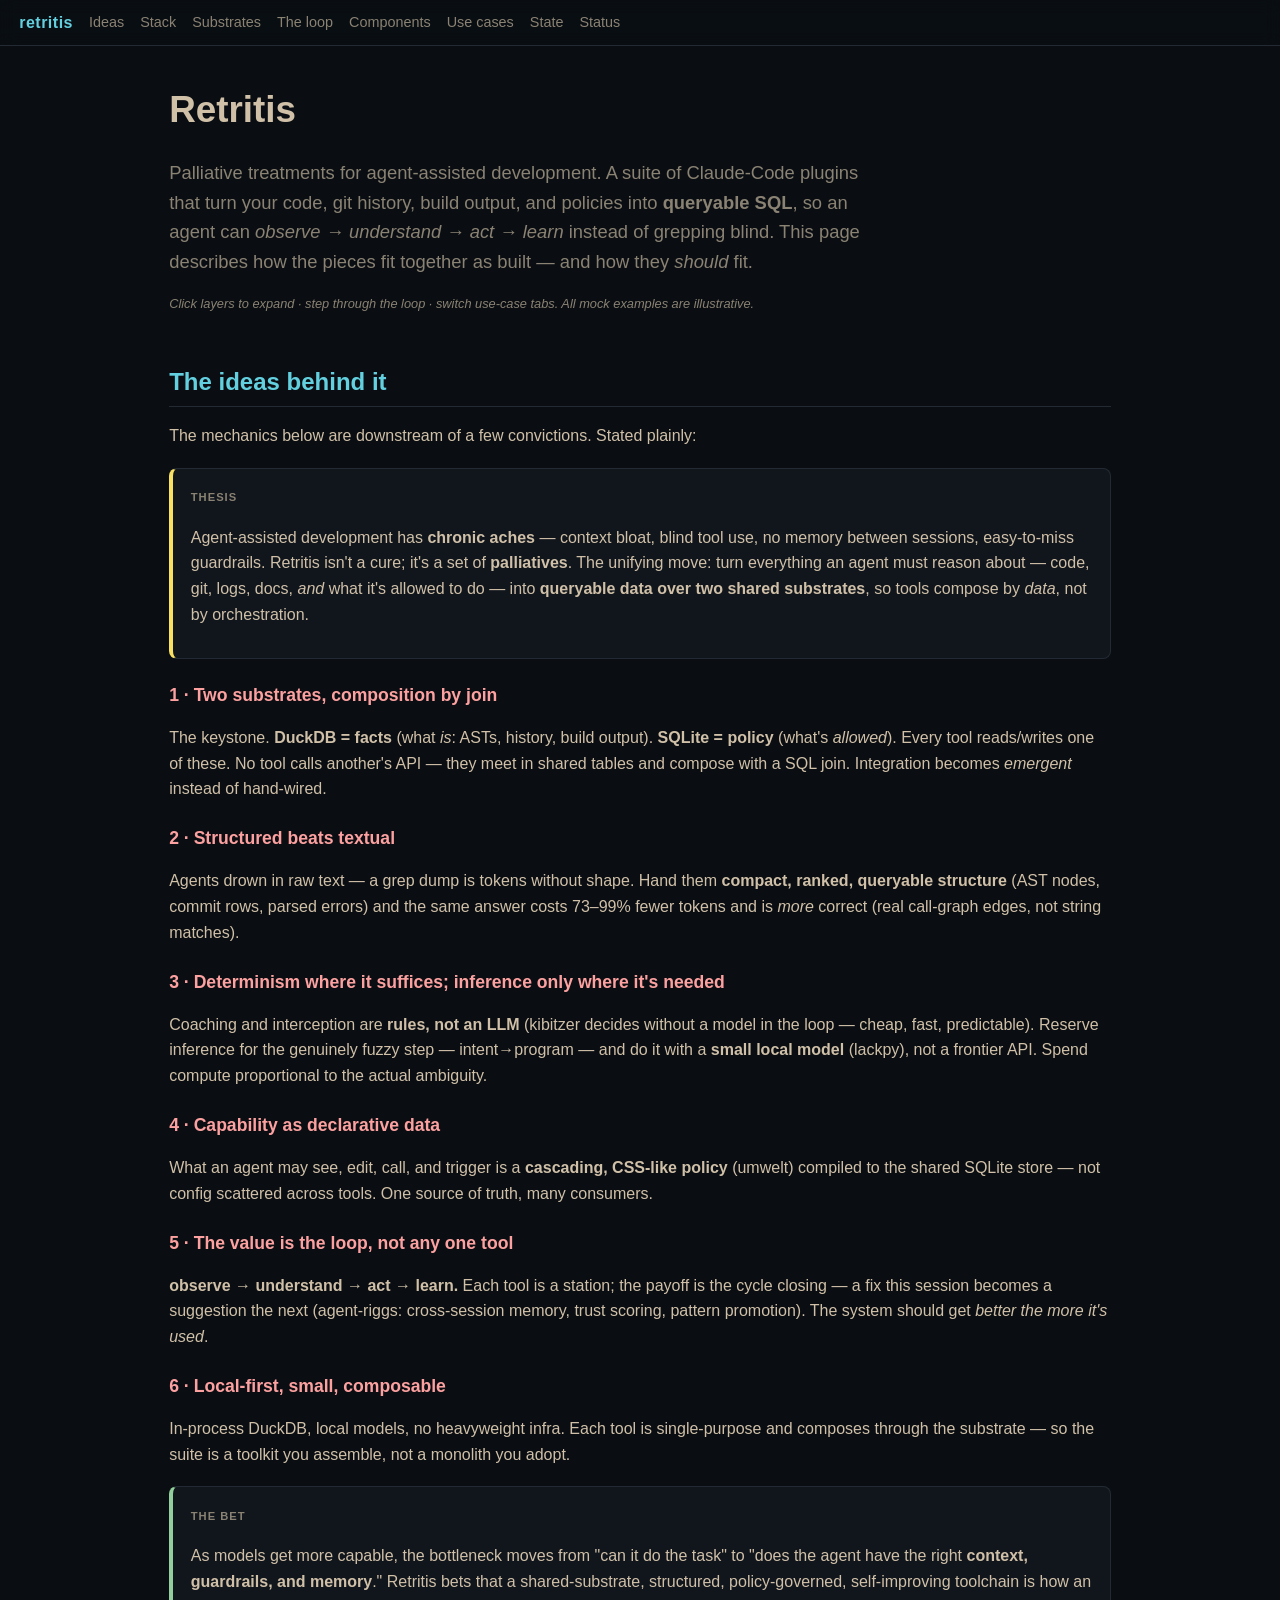
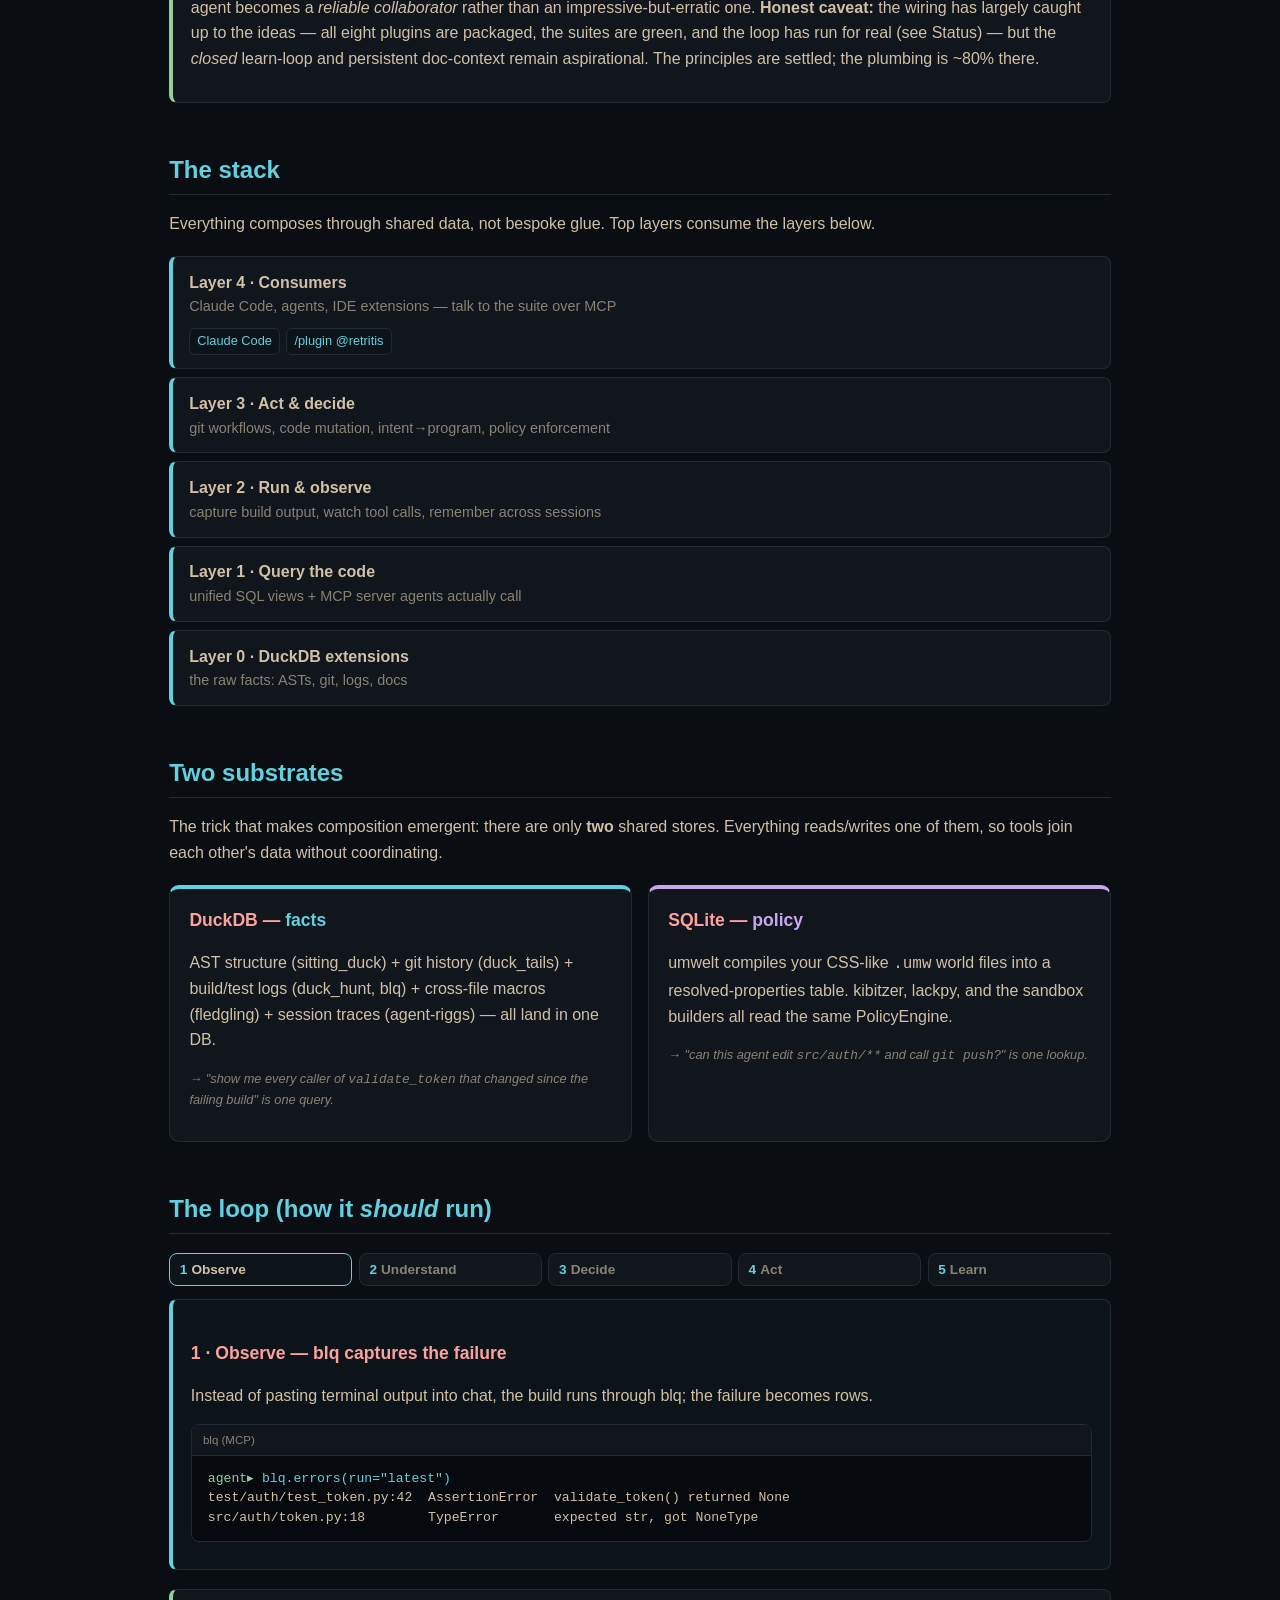
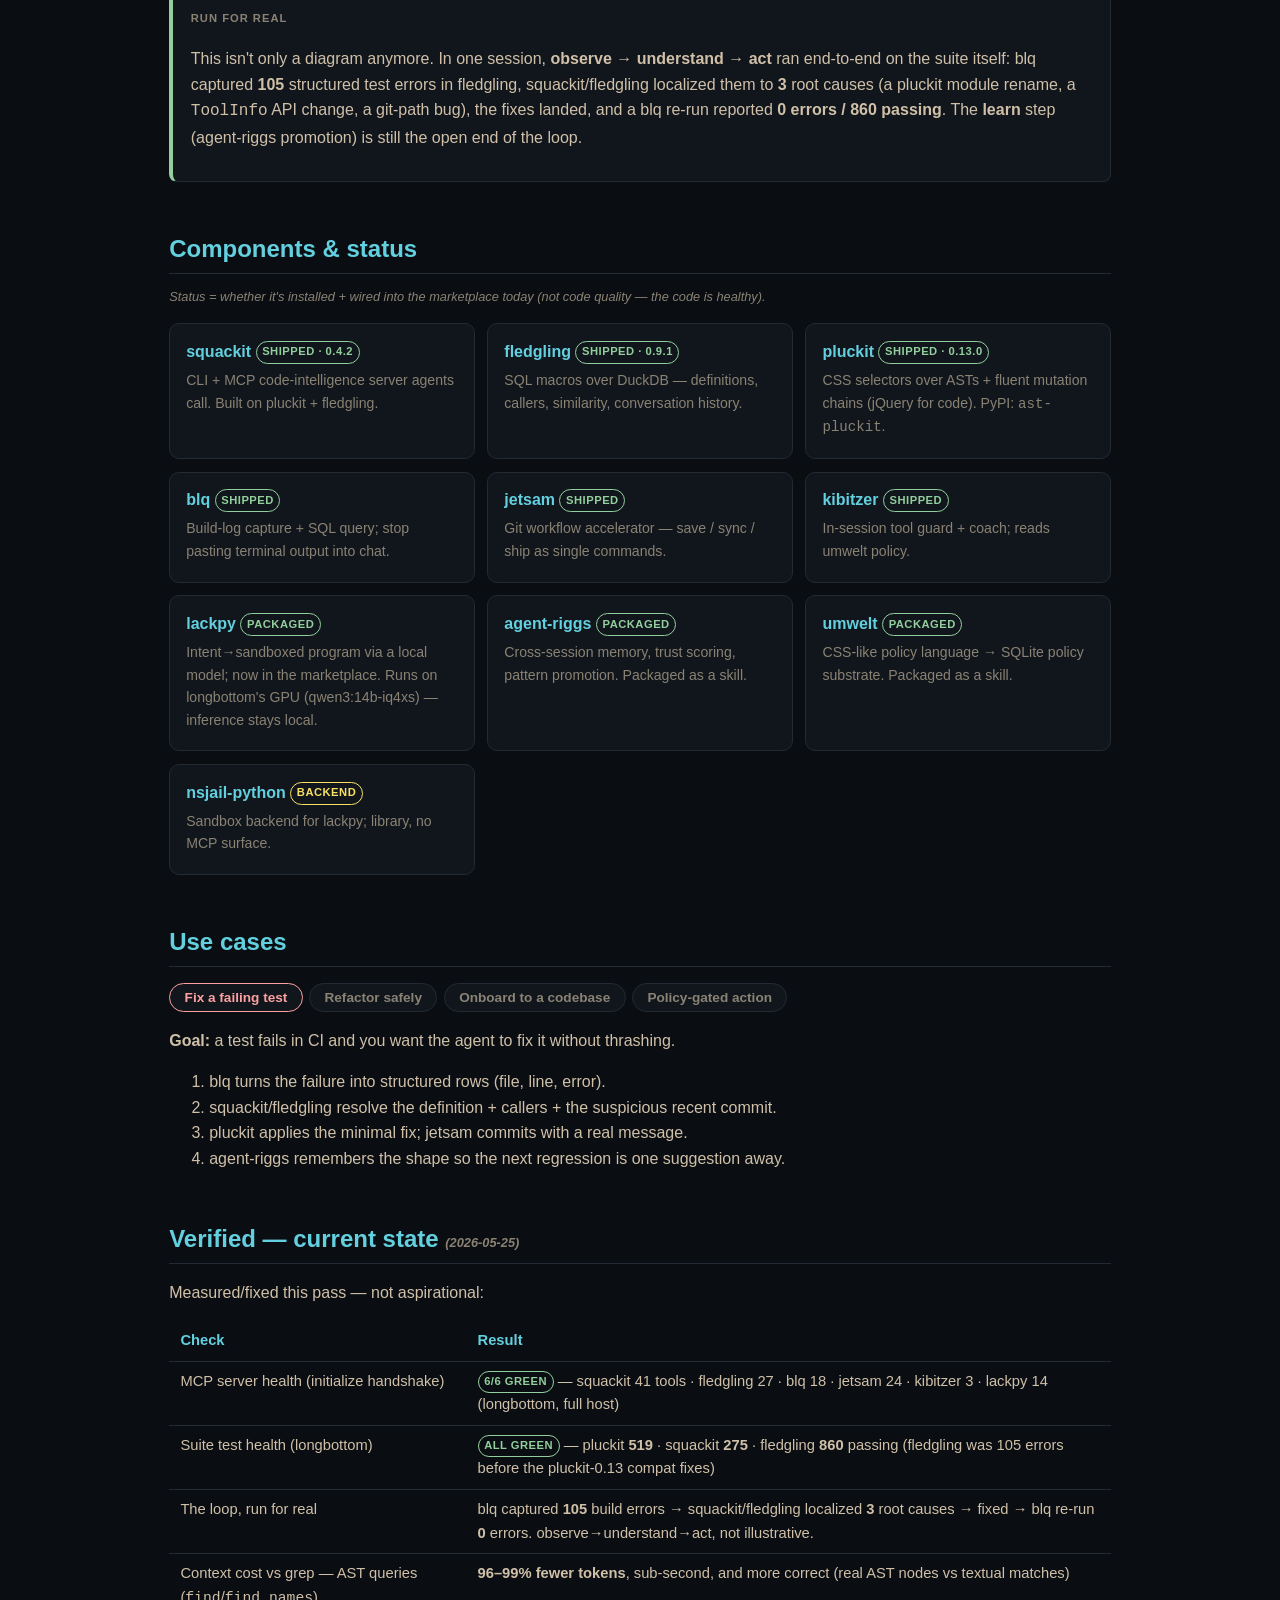
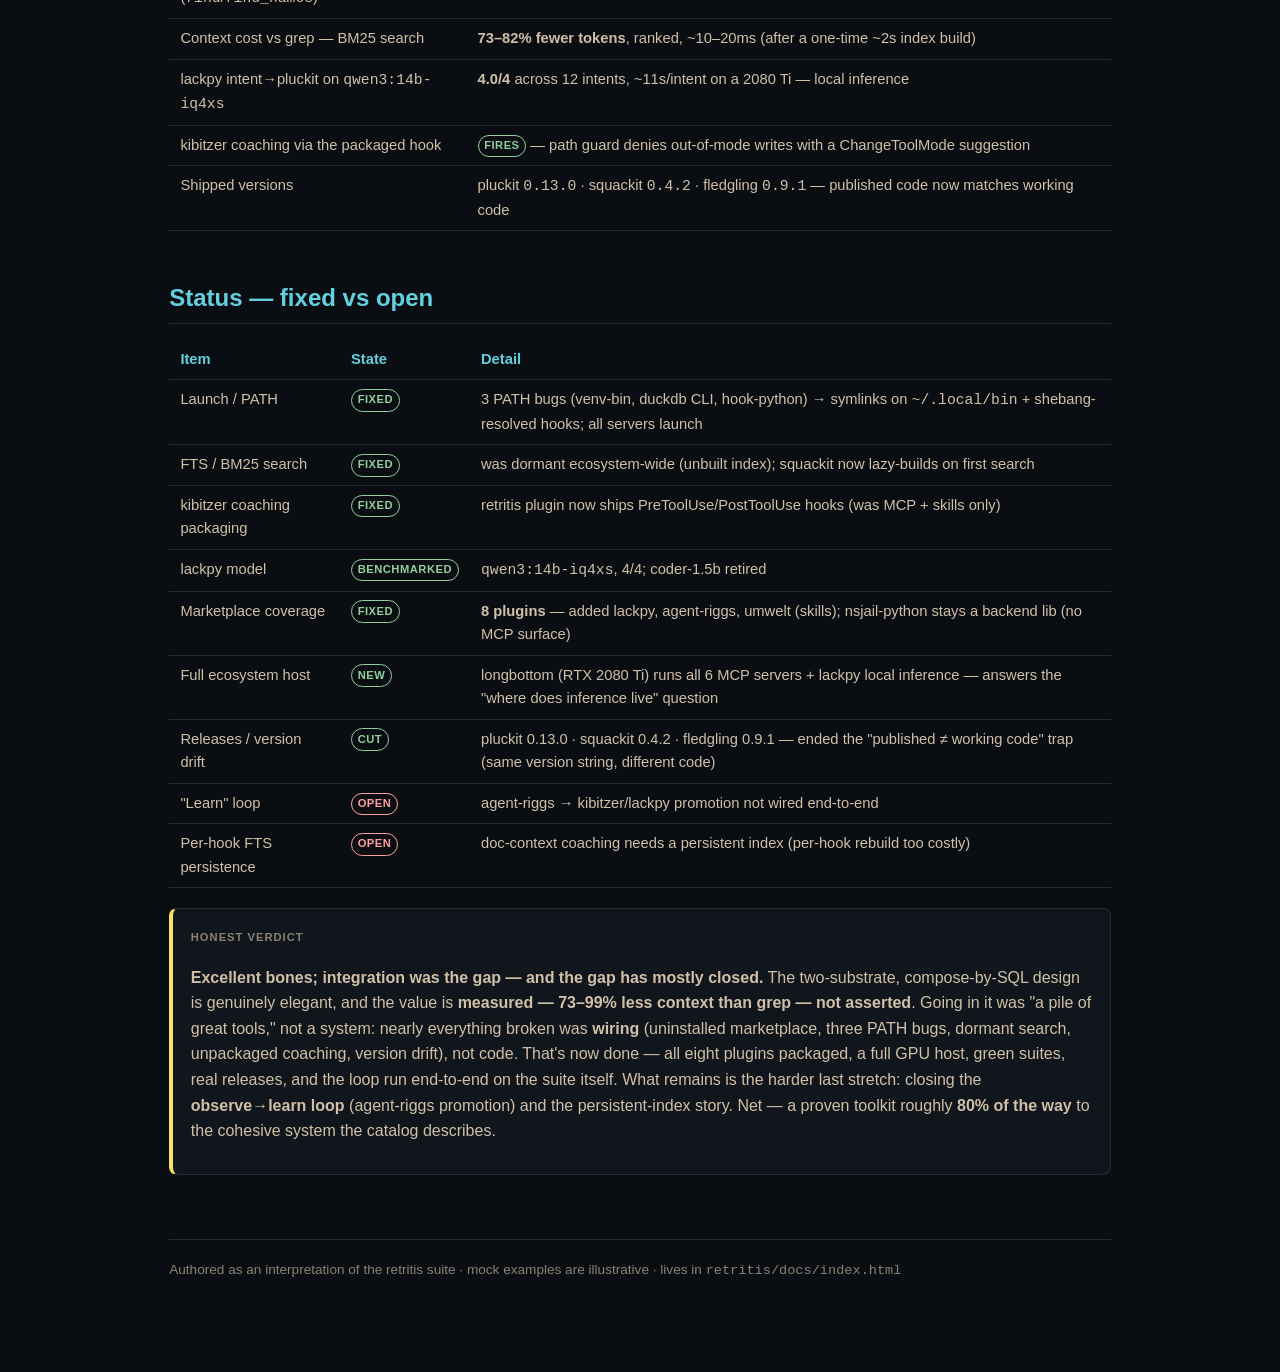
<file: docs/index.html>
<!DOCTYPE html>
<html lang="en">
<head>
<meta charset="utf-8">
<meta name="viewport" content="width=device-width, initial-scale=1">
<title>Retritis — how the suite works together</title>
<style>
:root{
  --bg:#0a0e13; --bg2:#11161d; --bg3:#0d1419; --fg:#d0c0a8; --dim:#8a8273;
  --border:#232a33; --cyan:#63D0DF; --coral:#FDA1A0; --sky:#A1C0EB;
  --green:#92CF9C; --yellow:#F7E062; --purple:#c9a6f0;
}
*{box-sizing:border-box}
html{scroll-behavior:smooth}
body{margin:0;background:var(--bg);color:var(--fg);
  font:16px/1.6 -apple-system,"Segoe UI",Roboto,sans-serif;-webkit-font-smoothing:antialiased}
a{color:var(--sky)}
code,.mono{font-family:"JetBrains Mono","Fira Code",ui-monospace,Menlo,monospace}
nav{position:sticky;top:0;z-index:20;background:rgba(10,14,19,.93);backdrop-filter:blur(8px);
  border-bottom:1px solid var(--border);padding:.6rem 1.2rem;display:flex;gap:1rem;flex-wrap:wrap;align-items:center}
nav .brand{font-weight:800;color:var(--cyan);letter-spacing:.5px}
nav a{color:var(--dim);text-decoration:none;font-size:.9rem}
nav a:hover{color:var(--fg)}
main{max-width:980px;margin:0 auto;padding:2rem 1.2rem 6rem}
h1{font-size:2.3rem;margin:.2rem 0}
h2{font-size:1.5rem;color:var(--cyan);margin:3rem 0 .6rem;border-bottom:1px solid var(--border);padding-bottom:.3rem}
h3{font-size:1.1rem;color:var(--coral);margin:1.4rem 0 .4rem}
.lede{color:var(--dim);font-size:1.15rem;max-width:70ch}
.pill{display:inline-block;font-size:.7rem;font-weight:700;letter-spacing:.5px;text-transform:uppercase;
  padding:.12em .5em;border-radius:999px;border:1px solid var(--border);vertical-align:middle}
.ok{color:var(--green);border-color:var(--green)}
.partial{color:var(--yellow);border-color:var(--yellow)}
.missing{color:var(--coral);border-color:var(--coral)}

/* layer stack */
.stack{display:flex;flex-direction:column;gap:.5rem;margin:1.2rem 0}
.layer{background:var(--bg2);border:1px solid var(--border);border-left:4px solid var(--cyan);
  border-radius:8px;padding:.8rem 1rem;cursor:pointer;transition:.15s}
.layer:hover{border-left-color:var(--coral);transform:translateX(3px)}
.layer .lt{font-weight:700;color:var(--fg)}
.layer .ld{color:var(--dim);font-size:.9rem}
.layer .members{display:none;margin-top:.6rem;flex-wrap:wrap;gap:.4rem}
.layer.open .members{display:flex}
.chip{font-size:.8rem;background:var(--bg3);border:1px solid var(--border);border-radius:6px;padding:.2em .55em;color:var(--cyan)}

/* substrates */
.subs{display:grid;grid-template-columns:1fr 1fr;gap:1rem;margin:1.2rem 0}
.sub{background:var(--bg2);border:1px solid var(--border);border-radius:10px;padding:1.1rem 1.2rem}
.sub.facts{border-top:4px solid var(--cyan)}
.sub.policy{border-top:4px solid var(--purple)}
.sub h3{margin-top:0}

/* stepper */
.stepper{margin:1.2rem 0}
.steps{display:flex;gap:.4rem;flex-wrap:wrap;margin-bottom:.8rem}
.step-btn{flex:1;min-width:130px;background:var(--bg2);border:1px solid var(--border);color:var(--dim);
  border-radius:8px;padding:.5rem .6rem;cursor:pointer;font-size:.85rem;font-weight:600;text-align:left}
.step-btn .n{color:var(--cyan);font-weight:800;margin-right:.3em}
.step-btn.active{border-color:var(--cyan);color:var(--fg);background:var(--bg3)}
.step-panel{display:none;background:var(--bg3);border:1px solid var(--border);border-left:4px solid var(--cyan);
  border-radius:8px;padding:1rem 1.1rem}
.step-panel.active{display:block}

/* terminal mock */
.term{background:#06090d;border:1px solid var(--border);border-radius:8px;overflow:hidden;margin:.7rem 0;font-size:.82rem}
.term .bar{background:var(--bg2);padding:.35rem .7rem;border-bottom:1px solid var(--border);color:var(--dim);font-size:.72rem}
.term pre{margin:0;padding:.8rem 1rem;overflow-x:auto;line-height:1.5;white-space:pre-wrap}
.term .pr{color:var(--green)}
.term .tool{color:var(--cyan)}
.term .cmt{color:var(--dim);font-style:italic}
.term .out{color:var(--fg)}
.term .warn{color:var(--yellow)}

/* tabs */
.tabs{display:flex;gap:.4rem;flex-wrap:wrap;margin:1rem 0 .6rem}
.tab{background:var(--bg2);border:1px solid var(--border);color:var(--dim);border-radius:999px;
  padding:.35rem .9rem;cursor:pointer;font-size:.85rem;font-weight:600}
.tab.active{border-color:var(--coral);color:var(--coral)}
.tabpanel{display:none}
.tabpanel.active{display:block}

/* cards */
.cards{display:grid;grid-template-columns:repeat(auto-fill,minmax(250px,1fr));gap:.8rem;margin:1rem 0}
.card{background:var(--bg2);border:1px solid var(--border);border-radius:10px;padding:.9rem 1rem}
.card .nm{font-weight:700;color:var(--cyan)}
.card .ds{color:var(--dim);font-size:.88rem;margin:.3rem 0}

table{border-collapse:collapse;width:100%;margin:1rem 0;font-size:.92rem}
th,td{text-align:left;padding:.5rem .7rem;border-bottom:1px solid var(--border);vertical-align:top}
th{color:var(--cyan)}
.callout{background:var(--bg2);border:1px solid var(--border);border-left:4px solid var(--yellow);
  border-radius:8px;padding:.9rem 1.1rem;margin:1.2rem 0}
.callout.tip{border-left-color:var(--green)}
.callout .lbl{font-weight:800;text-transform:uppercase;font-size:.7rem;letter-spacing:1px;color:var(--dim)}
footer{color:var(--dim);font-size:.85rem;margin-top:4rem;border-top:1px solid var(--border);padding-top:1.2rem}
.hint{font-size:.8rem;color:var(--dim);font-style:italic}
</style>
</head>
<body>
<nav>
  <span class="brand">retritis</span>
  <a href="#ideas">Ideas</a>
  <a href="#stack">Stack</a>
  <a href="#substrates">Substrates</a>
  <a href="#loop">The loop</a>
  <a href="#components">Components</a>
  <a href="#usecases">Use cases</a>
  <a href="#state">State</a>
  <a href="#status">Status</a>
</nav>
<main>
  <h1>Retritis</h1>
  <p class="lede">Palliative treatments for agent-assisted development. A suite of Claude-Code
  plugins that turn your code, git history, build output, and policies into <b>queryable SQL</b>,
  so an agent can <i>observe → understand → act → learn</i> instead of grepping blind.
  This page describes how the pieces fit together as built — and how they <i>should</i> fit.</p>
  <p class="hint">Click layers to expand · step through the loop · switch use-case tabs. All mock examples are illustrative.</p>

  <h2 id="ideas">The ideas behind it</h2>
  <p>The mechanics below are downstream of a few convictions. Stated plainly:</p>

  <div class="callout"><span class="lbl">Thesis</span>
  <p>Agent-assisted development has <b>chronic aches</b> — context bloat, blind tool use, no memory between
  sessions, easy-to-miss guardrails. Retritis isn't a cure; it's a set of <b>palliatives</b>. The unifying move:
  turn everything an agent must reason about — code, git, logs, docs, <i>and</i> what it's allowed to do — into
  <b>queryable data over two shared substrates</b>, so tools compose by <i>data</i>, not by orchestration.</p></div>

  <h3>1 · Two substrates, composition by join</h3>
  <p>The keystone. <b>DuckDB = facts</b> (what <i>is</i>: ASTs, history, build output). <b>SQLite = policy</b>
  (what's <i>allowed</i>). Every tool reads/writes one of these. No tool calls another's API — they meet in shared
  tables and compose with a SQL join. Integration becomes <i>emergent</i> instead of hand-wired.</p>

  <h3>2 · Structured beats textual</h3>
  <p>Agents drown in raw text — a grep dump is tokens without shape. Hand them <b>compact, ranked, queryable
  structure</b> (AST nodes, commit rows, parsed errors) and the same answer costs 73–99% fewer tokens and is
  <i>more</i> correct (real call-graph edges, not string matches).</p>

  <h3>3 · Determinism where it suffices; inference only where it's needed</h3>
  <p>Coaching and interception are <b>rules, not an LLM</b> (kibitzer decides without a model in the loop —
  cheap, fast, predictable). Reserve inference for the genuinely fuzzy step — intent→program — and do it with a
  <b>small local model</b> (lackpy), not a frontier API. Spend compute proportional to the actual ambiguity.</p>

  <h3>4 · Capability as declarative data</h3>
  <p>What an agent may see, edit, call, and trigger is a <b>cascading, CSS-like policy</b> (umwelt) compiled to the
  shared SQLite store — not config scattered across tools. One source of truth, many consumers.</p>

  <h3>5 · The value is the loop, not any one tool</h3>
  <p><b>observe → understand → act → learn.</b> Each tool is a station; the payoff is the cycle closing — a fix
  this session becomes a suggestion the next (agent-riggs: cross-session memory, trust scoring, pattern promotion).
  The system should get <i>better the more it's used</i>.</p>

  <h3>6 · Local-first, small, composable</h3>
  <p>In-process DuckDB, local models, no heavyweight infra. Each tool is single-purpose and composes through the
  substrate — so the suite is a toolkit you assemble, not a monolith you adopt.</p>

  <div class="callout tip"><span class="lbl">The bet</span>
  <p>As models get more capable, the bottleneck moves from "can it do the task" to "does the agent have the right
  <b>context, guardrails, and memory</b>." Retritis bets that a shared-substrate, structured, policy-governed,
  self-improving toolchain is how an agent becomes a <i>reliable collaborator</i> rather than an impressive-but-erratic
  one. <b>Honest caveat:</b> the wiring has largely caught up to the ideas — all eight plugins are packaged, the
  suites are green, and the loop has run for real (see Status) — but the <i>closed</i> learn-loop and persistent
  doc-context remain aspirational. The principles are settled; the plumbing is ~80% there.</p></div>

  <h2 id="stack">The stack</h2>
  <p>Everything composes through shared data, not bespoke glue. Top layers consume the layers below.</p>
  <div class="stack" id="stack-el">
    <div class="layer open"><div class="lt">Layer 4 · Consumers</div><div class="ld">Claude Code, agents, IDE extensions — talk to the suite over MCP</div>
      <div class="members"><span class="chip">Claude Code</span><span class="chip">/plugin @retritis</span></div></div>
    <div class="layer"><div class="lt">Layer 3 · Act &amp; decide</div><div class="ld">git workflows, code mutation, intent→program, policy enforcement</div>
      <div class="members"><span class="chip">jetsam</span><span class="chip">pluckit</span><span class="chip">lackpy</span><span class="chip">umwelt</span><span class="chip">nsjail-python</span></div></div>
    <div class="layer"><div class="lt">Layer 2 · Run &amp; observe</div><div class="ld">capture build output, watch tool calls, remember across sessions</div>
      <div class="members"><span class="chip">blq</span><span class="chip">kibitzer</span><span class="chip">agent-riggs</span></div></div>
    <div class="layer"><div class="lt">Layer 1 · Query the code</div><div class="ld">unified SQL views + MCP server agents actually call</div>
      <div class="members"><span class="chip">squackit</span><span class="chip">fledgling</span><span class="chip">pluckit</span></div></div>
    <div class="layer"><div class="lt">Layer 0 · DuckDB extensions</div><div class="ld">the raw facts: ASTs, git, logs, docs</div>
      <div class="members"><span class="chip">sitting_duck</span><span class="chip">duck_tails</span><span class="chip">duck_hunt</span><span class="chip">duckdb_markdown</span><span class="chip">read_lines</span></div></div>
  </div>

  <h2 id="substrates">Two substrates</h2>
  <p>The trick that makes composition emergent: there are only <b>two</b> shared stores. Everything
  reads/writes one of them, so tools join each other's data without coordinating.</p>
  <div class="subs">
    <div class="sub facts"><h3>DuckDB — <span style="color:var(--cyan)">facts</span></h3>
      <p>AST structure (sitting_duck) + git history (duck_tails) + build/test logs (duck_hunt, blq)
      + cross-file macros (fledgling) + session traces (agent-riggs) — all land in one DB.</p>
      <p class="hint">→ "show me every caller of <code>validate_token</code> that changed since the failing build" is <i>one query</i>.</p></div>
    <div class="sub policy"><h3>SQLite — <span style="color:var(--purple)">policy</span></h3>
      <p>umwelt compiles your CSS-like <code>.umw</code> world files into a resolved-properties table.
      kibitzer, lackpy, and the sandbox builders all read the same PolicyEngine.</p>
      <p class="hint">→ "can this agent edit <code>src/auth/**</code> and call <code>git push</code>?" is <i>one lookup</i>.</p></div>
  </div>

  <h2 id="loop">The loop (how it <i>should</i> run)</h2>
  <div class="stepper" id="loop-el">
    <div class="steps">
      <button class="step-btn active" data-s="0"><span class="n">1</span>Observe</button>
      <button class="step-btn" data-s="1"><span class="n">2</span>Understand</button>
      <button class="step-btn" data-s="2"><span class="n">3</span>Decide</button>
      <button class="step-btn" data-s="3"><span class="n">4</span>Act</button>
      <button class="step-btn" data-s="4"><span class="n">5</span>Learn</button>
    </div>
    <div class="step-panel active">
      <h3>1 · Observe — blq captures the failure</h3>
      <p>Instead of pasting terminal output into chat, the build runs through blq; the failure becomes rows.</p>
      <div class="term"><div class="bar">blq (MCP)</div><pre><span class="pr">agent▸</span> <span class="tool">blq.errors(run="latest")</span>
<span class="out">test/auth/test_token.py:42  AssertionError  validate_token() returned None
src/auth/token.py:18        TypeError       expected str, got NoneType</span></pre></div>
    </div>
    <div class="step-panel">
      <h3>2 · Understand — squackit/fledgling resolve context</h3>
      <p>Query the DuckDB facts: the definition, its callers, what changed recently.</p>
      <div class="term"><div class="bar">squackit (MCP)</div><pre><span class="pr">agent▸</span> <span class="tool">squackit.find(".fn#validate_token", with="callers")</span>
<span class="out">src/auth/token.py:18  def validate_token(raw)        # 3 callers
↳ login_flow() · refresh() · middleware.authenticate()</span>
<span class="pr">agent▸</span> <span class="tool">fledgling.recent_changes("src/auth/token.py")</span>
<span class="out">abc123  "refactor: drop default arg"  2h ago  ← suspicious</span></pre></div>
    </div>
    <div class="step-panel">
      <h3>3 · Decide — kibitzer checks policy, suggests better moves</h3>
      <p>The agent reaches for raw <code>grep</code>; kibitzer intercepts, checks umwelt policy, offers the structured tool.</p>
      <div class="term"><div class="bar">kibitzer (PreToolUse hook)</div><pre><span class="pr">agent▸</span> Bash: <span class="out">grep -rn validate_token src/</span>
<span class="warn">⚠ kibitzer: use squackit.find(".call#validate_token") — structured, ranked, cached.</span>
<span class="warn">⚠ umwelt: edits to src/auth/** require review mode (policy: auth-guarded).</span></pre></div>
    </div>
    <div class="step-panel">
      <h3>4 · Act — pluckit mutates, lackpy composes, jetsam ships</h3>
      <p>Either a direct pluckit chain, or describe intent and let lackpy generate a policy-checked, sandboxed program.</p>
      <div class="term"><div class="bar">pluckit / lackpy / jetsam</div><pre><span class="pr">agent▸</span> <span class="tool">pluckit</span> select('.fn#validate_token').addParam('raw: str').test().save('fix: restore type')
<span class="cmt"># or, from natural language:</span>
<span class="pr">agent▸</span> <span class="tool">lackpy</span> "restore the str type on validate_token and run its tests"
<span class="out">↳ generated: select('.fn#validate_token')...  [policy ✓, sandbox ✓]  → 3 tests pass</span>
<span class="pr">agent▸</span> <span class="tool">jetsam.ship</span>(msg="fix: validate_token type regression")</pre></div>
    </div>
    <div class="step-panel">
      <h3>5 · Learn — agent-riggs records the pattern</h3>
      <p>The trace is scored and stored. Next time a similar failure appears, kibitzer/lackpy surface this fix first.</p>
      <div class="term"><div class="bar">agent-riggs</div><pre><span class="pr">agent▸</span> <span class="tool">agent-riggs.record(trace)</span>
<span class="out">pattern: "type regression after default-arg drop" → fix template stored (trust 0.0→seed)
ratchet candidate: promote to kibitzer suggestion after 2 more confirmations</span></pre></div>
    </div>
  </div>

  <div class="callout tip"><span class="lbl">Run for real</span>
  <p>This isn't only a diagram anymore. In one session, <b>observe → understand → act</b> ran end-to-end on the suite
  itself: blq captured <b>105</b> structured test errors in fledgling, squackit/fledgling localized them to <b>3</b>
  root causes (a pluckit module rename, a <code>ToolInfo</code> API change, a git-path bug), the fixes landed, and a
  blq re-run reported <b>0 errors / 860 passing</b>. The <b>learn</b> step (agent-riggs promotion) is still the open
  end of the loop.</p></div>

  <h2 id="components">Components &amp; status</h2>
  <p class="hint">Status = whether it's installed + wired into the marketplace today (not code quality — the code is healthy).</p>
  <div class="cards">
    <div class="card"><span class="nm">squackit</span> <span class="pill ok">shipped · 0.4.2</span><div class="ds">CLI + MCP code-intelligence server agents call. Built on pluckit + fledgling.</div></div>
    <div class="card"><span class="nm">fledgling</span> <span class="pill ok">shipped · 0.9.1</span><div class="ds">SQL macros over DuckDB — definitions, callers, similarity, conversation history.</div></div>
    <div class="card"><span class="nm">pluckit</span> <span class="pill ok">shipped · 0.13.0</span><div class="ds">CSS selectors over ASTs + fluent mutation chains (jQuery for code). PyPI: <code>ast-pluckit</code>.</div></div>
    <div class="card"><span class="nm">blq</span> <span class="pill ok">shipped</span><div class="ds">Build-log capture + SQL query; stop pasting terminal output into chat.</div></div>
    <div class="card"><span class="nm">jetsam</span> <span class="pill ok">shipped</span><div class="ds">Git workflow accelerator — save / sync / ship as single commands.</div></div>
    <div class="card"><span class="nm">kibitzer</span> <span class="pill ok">shipped</span><div class="ds">In-session tool guard + coach; reads umwelt policy.</div></div>
    <div class="card"><span class="nm">lackpy</span> <span class="pill ok">packaged</span><div class="ds">Intent→sandboxed program via a local model; now in the marketplace. Runs on longbottom's GPU (qwen3:14b-iq4xs) — inference stays local.</div></div>
    <div class="card"><span class="nm">agent-riggs</span> <span class="pill ok">packaged</span><div class="ds">Cross-session memory, trust scoring, pattern promotion. Packaged as a skill.</div></div>
    <div class="card"><span class="nm">umwelt</span> <span class="pill ok">packaged</span><div class="ds">CSS-like policy language → SQLite policy substrate. Packaged as a skill.</div></div>
    <div class="card"><span class="nm">nsjail-python</span> <span class="pill partial">backend</span><div class="ds">Sandbox backend for lackpy; library, no MCP surface.</div></div>
  </div>

  <h2 id="usecases">Use cases</h2>
  <div class="tabs" id="uc-tabs">
    <button class="tab active" data-t="0">Fix a failing test</button>
    <button class="tab" data-t="1">Refactor safely</button>
    <button class="tab" data-t="2">Onboard to a codebase</button>
    <button class="tab" data-t="3">Policy-gated action</button>
  </div>
  <div class="tabpanel active">
    <p><b>Goal:</b> a test fails in CI and you want the agent to fix it without thrashing.</p>
    <ol><li>blq turns the failure into structured rows (file, line, error).</li>
    <li>squackit/fledgling resolve the definition + callers + the suspicious recent commit.</li>
    <li>pluckit applies the minimal fix; jetsam commits with a real message.</li>
    <li>agent-riggs remembers the shape so the next regression is one suggestion away.</li></ol>
  </div>
  <div class="tabpanel">
    <p><b>Goal:</b> rename/restructure across a codebase without missing callers.</p>
    <ol><li>squackit <code>.find(".call#oldName")</code> — every reference, ranked, no grep misses.</li>
    <li>pluckit chain: <code>select(...).rename(...).callers().test()</code> — mutation + verification in one breath.</li>
    <li>umwelt policy keeps the agent out of paths it shouldn't touch; nsjail runs generated code isolated.</li></ol>
  </div>
  <div class="tabpanel">
    <p><b>Goal:</b> get an agent productive in an unfamiliar repo fast.</p>
    <ol><li>fledgling <code>project_overview</code> + doc indexing → the lay of the land.</li>
    <li>duck_tails surfaces who-changed-what; agent-riggs replays prior session context (via ffs on crashes).</li>
    <li>squackit compound workflows: <code>explore</code> / <code>investigate</code> bundle the common first moves.</li></ol>
  </div>
  <div class="tabpanel">
    <p><b>Goal:</b> let an agent act, but only within bounds you declare.</p>
    <ol><li>Write a <code>.umw</code> world: which paths are read/edit, which tools are callable, resource limits.</li>
    <li>umwelt compiles it to the SQLite policy substrate.</li>
    <li>kibitzer enforces in-session; lackpy validates generated programs against it; nsjail caps the blast radius.</li></ol>
  </div>

  <h2 id="state">Verified — current state <span class="hint">(2026-05-25)</span></h2>
  <p>Measured/fixed this pass — not aspirational:</p>
  <table>
    <tr><th>Check</th><th>Result</th></tr>
    <tr><td>MCP server health (initialize handshake)</td><td><span class="pill ok">6/6 green</span> — squackit 41 tools · fledgling 27 · blq 18 · jetsam 24 · kibitzer 3 · lackpy 14 (longbottom, full host)</td></tr>
    <tr><td>Suite test health (longbottom)</td><td><span class="pill ok">all green</span> — pluckit <b>519</b> · squackit <b>275</b> · fledgling <b>860</b> passing (fledgling was 105 errors before the pluckit-0.13 compat fixes)</td></tr>
    <tr><td>The loop, run for real</td><td>blq captured <b>105</b> build errors → squackit/fledgling localized <b>3</b> root causes → fixed → blq re-run <b>0</b> errors. observe→understand→act, not illustrative.</td></tr>
    <tr><td>Context cost vs grep — AST queries (<code>find</code>/<code>find_names</code>)</td><td><b>96–99% fewer tokens</b>, sub-second, and more correct (real AST nodes vs textual matches)</td></tr>
    <tr><td>Context cost vs grep — BM25 search</td><td><b>73–82% fewer tokens</b>, ranked, ~10–20ms (after a one-time ~2s index build)</td></tr>
    <tr><td>lackpy intent→pluckit on <code>qwen3:14b-iq4xs</code></td><td><b>4.0/4</b> across 12 intents, ~11s/intent on a 2080 Ti — local inference</td></tr>
    <tr><td>kibitzer coaching via the packaged hook</td><td><span class="pill ok">fires</span> — path guard denies out-of-mode writes with a ChangeToolMode suggestion</td></tr>
    <tr><td>Shipped versions</td><td>pluckit <code>0.13.0</code> · squackit <code>0.4.2</code> · fledgling <code>0.9.1</code> — published code now matches working code</td></tr>
  </table>

  <h2 id="status">Status — fixed vs open</h2>
  <table>
    <tr><th>Item</th><th>State</th><th>Detail</th></tr>
    <tr><td>Launch / PATH</td><td><span class="pill ok">fixed</span></td><td>3 PATH bugs (venv-bin, duckdb CLI, hook-python) → symlinks on <code>~/.local/bin</code> + shebang-resolved hooks; all servers launch</td></tr>
    <tr><td>FTS / BM25 search</td><td><span class="pill ok">fixed</span></td><td>was dormant ecosystem-wide (unbuilt index); squackit now lazy-builds on first search</td></tr>
    <tr><td>kibitzer coaching packaging</td><td><span class="pill ok">fixed</span></td><td>retritis plugin now ships PreToolUse/PostToolUse hooks (was MCP + skills only)</td></tr>
    <tr><td>lackpy model</td><td><span class="pill ok">benchmarked</span></td><td><code>qwen3:14b-iq4xs</code>, 4/4; coder-1.5b retired</td></tr>
    <tr><td>Marketplace coverage</td><td><span class="pill ok">fixed</span></td><td><b>8 plugins</b> — added lackpy, agent-riggs, umwelt (skills); nsjail-python stays a backend lib (no MCP surface)</td></tr>
    <tr><td>Full ecosystem host</td><td><span class="pill ok">new</span></td><td>longbottom (RTX 2080 Ti) runs all 6 MCP servers + lackpy local inference — answers the "where does inference live" question</td></tr>
    <tr><td>Releases / version drift</td><td><span class="pill ok">cut</span></td><td>pluckit 0.13.0 · squackit 0.4.2 · fledgling 0.9.1 — ended the "published ≠ working code" trap (same version string, different code)</td></tr>
    <tr><td>"Learn" loop</td><td><span class="pill missing">open</span></td><td>agent-riggs → kibitzer/lackpy promotion not wired end-to-end</td></tr>
    <tr><td>Per-hook FTS persistence</td><td><span class="pill missing">open</span></td><td>doc-context coaching needs a persistent index (per-hook rebuild too costly)</td></tr>
  </table>

  <div class="callout"><span class="lbl">Honest verdict</span>
  <p><b>Excellent bones; integration was the gap — and the gap has mostly closed.</b> The two-substrate, compose-by-SQL
  design is genuinely elegant, and the value is <b>measured — 73–99% less context than grep — not asserted</b>. Going
  in it was "a pile of great tools," not a system: nearly everything broken was <b>wiring</b> (uninstalled marketplace,
  three PATH bugs, dormant search, unpackaged coaching, version drift), not code. That's now done — all eight plugins
  packaged, a full GPU host, green suites, real releases, and the loop run end-to-end on the suite itself. What remains
  is the harder last stretch: closing the <b>observe→learn loop</b> (agent-riggs promotion) and the persistent-index
  story. Net — a proven toolkit roughly <b>80% of the way</b> to the cohesive system the catalog describes.</p></div>

  <footer>Authored as an interpretation of the retritis suite · mock examples are illustrative · lives in <code>retritis/docs/index.html</code></footer>
</main>
<script>
// layer expand
document.querySelectorAll('#stack-el .layer').forEach(l=>l.addEventListener('click',()=>l.classList.toggle('open')));
// loop stepper
const sb=document.querySelectorAll('#loop-el .step-btn'), sp=document.querySelectorAll('#loop-el .step-panel');
sb.forEach(b=>b.addEventListener('click',()=>{const i=+b.dataset.s;
  sb.forEach(x=>x.classList.remove('active'));sp.forEach(x=>x.classList.remove('active'));
  b.classList.add('active');sp[i].classList.add('active');}));
// use-case tabs
const tb=document.querySelectorAll('#uc-tabs .tab'), tp=document.querySelectorAll('.tabpanel');
tb.forEach(b=>b.addEventListener('click',()=>{const i=+b.dataset.t;
  tb.forEach(x=>x.classList.remove('active'));tp.forEach(x=>x.classList.remove('active'));
  b.classList.add('active');tp[i].classList.add('active');}));
</script>
</body>
</html>
</file>
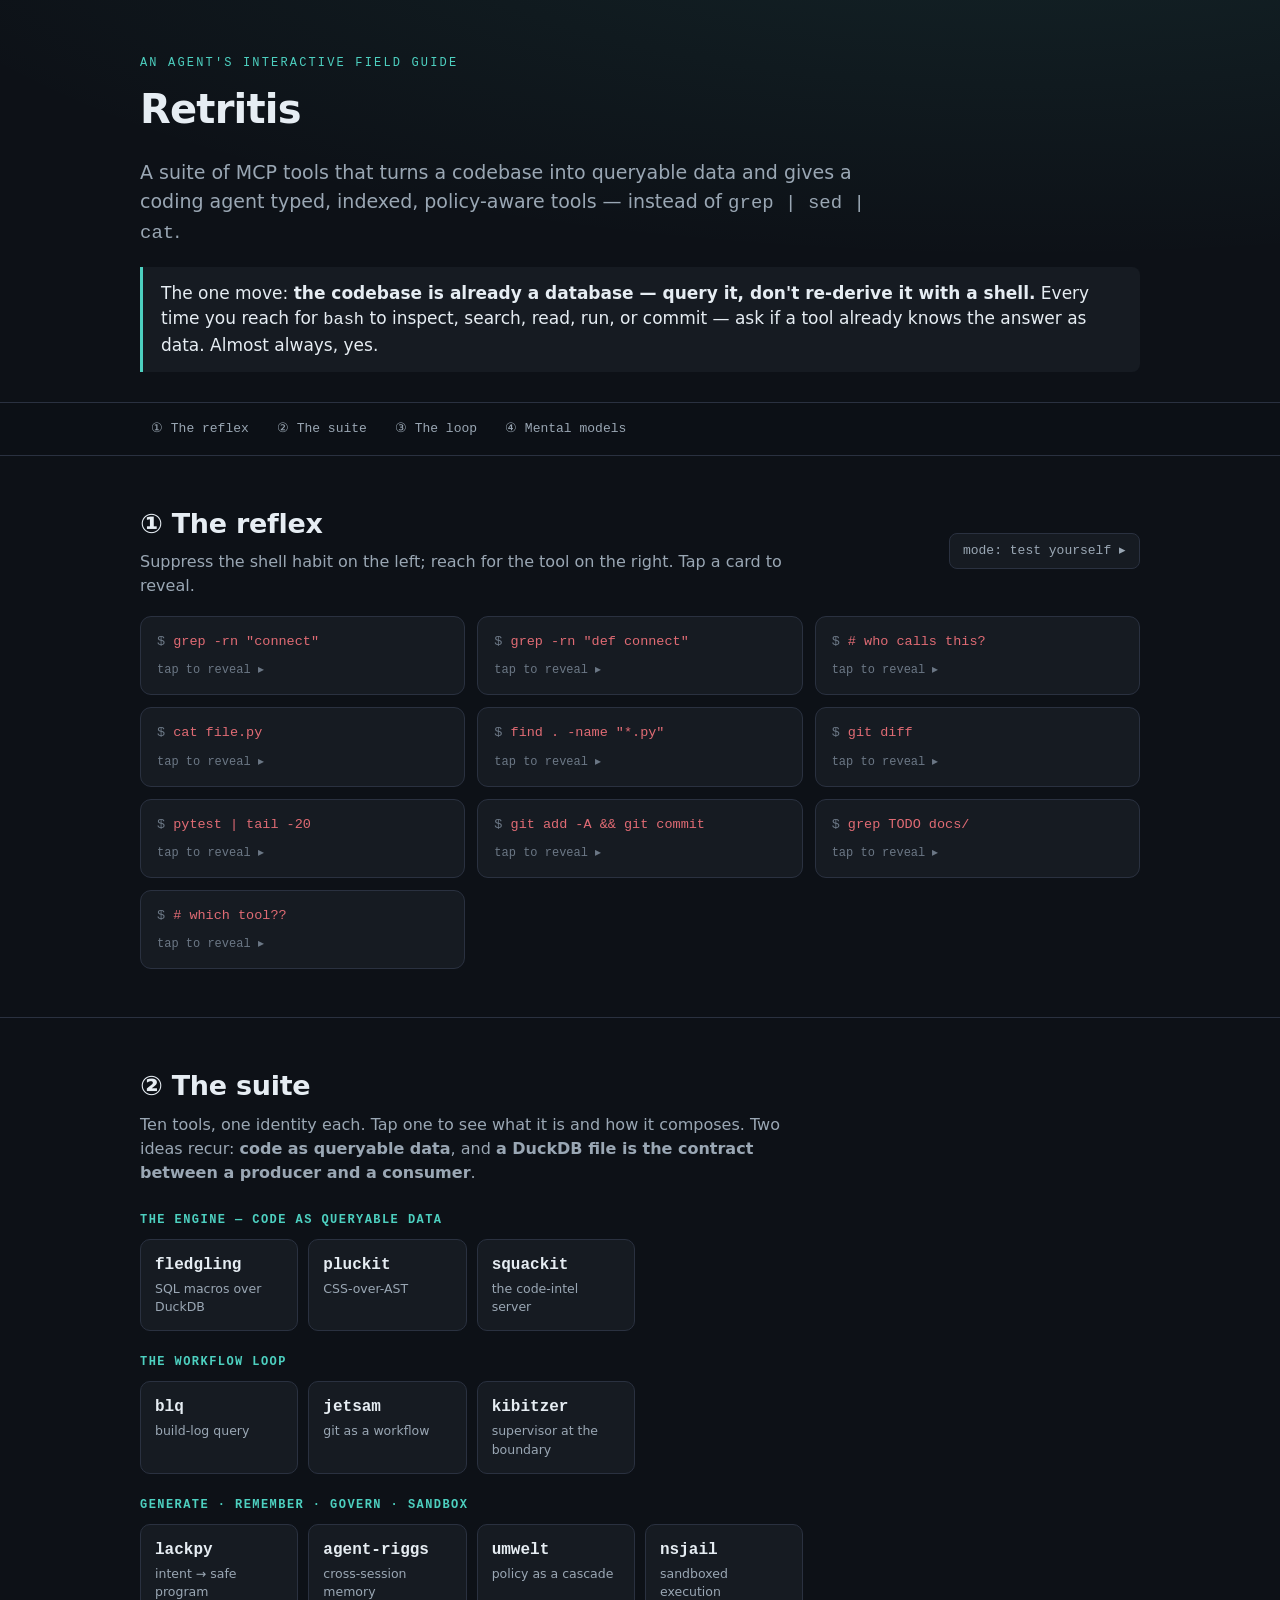
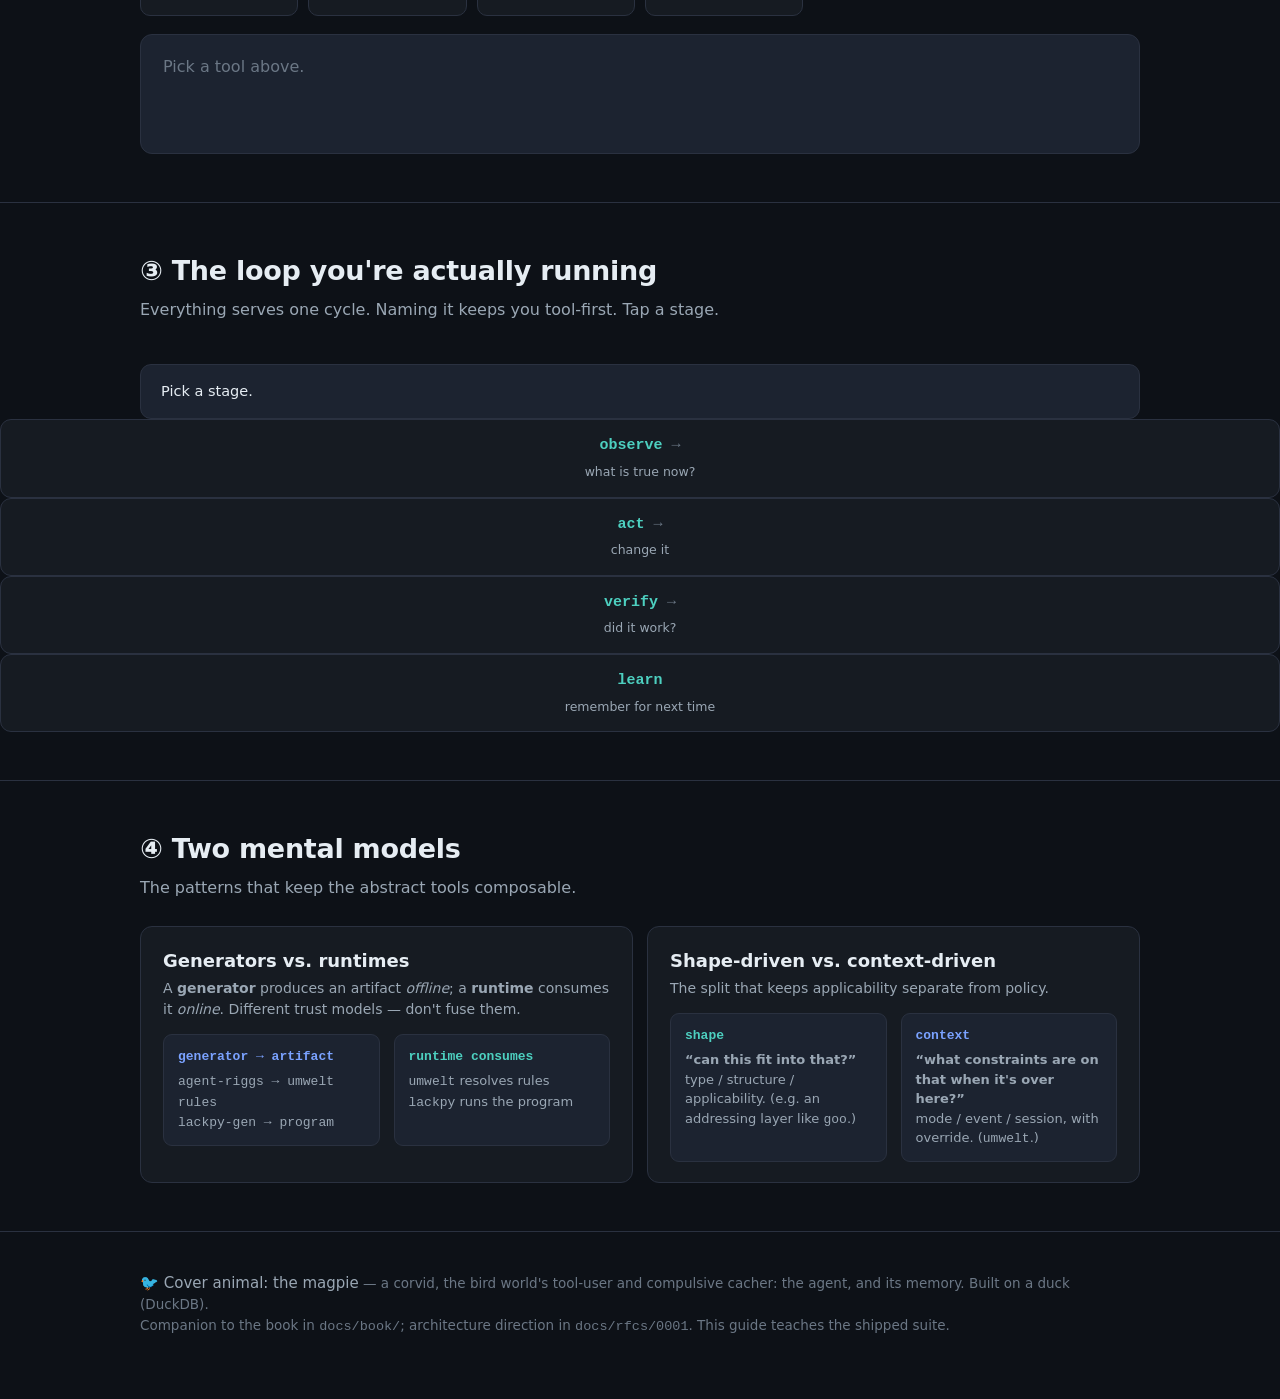
<file: docs/learn/retritis-explorer.html>
<!doctype html>
<html lang="en">
<head>
<meta charset="utf-8">
<meta name="viewport" content="width=device-width, initial-scale=1">
<title>Retritis — Interactive Field Guide</title>
<style>
  :root{
    --bg:#0d1117; --panel:#161b22; --panel2:#1c2330; --line:#2a3140;
    --ink:#e6edf3; --dim:#9aa7b4; --faint:#6b7785;
    --accent:#4dd0c0; --accent2:#7aa2ff; --warn:#e0a356; --bad:#e06b74; --good:#6bd49a;
    --mono:ui-monospace,SFMono-Regular,Menlo,Consolas,monospace;
    --sans:ui-sans-serif,system-ui,-apple-system,Segoe UI,Roboto,sans-serif;
  }
  *{box-sizing:border-box}
  body{margin:0;background:var(--bg);color:var(--ink);font-family:var(--sans);line-height:1.5}
  a{color:var(--accent2);text-decoration:none}
  .wrap{max-width:1040px;margin:0 auto;padding:0 20px}
  header{padding:54px 0 30px;border-bottom:1px solid var(--line);
    background:radial-gradient(1200px 380px at 80% -120px,rgba(77,208,192,.10),transparent)}
  .kicker{font-family:var(--mono);font-size:12px;letter-spacing:.18em;text-transform:uppercase;color:var(--accent)}
  h1{font-size:40px;margin:.18em 0 .1em;letter-spacing:-.02em}
  .lede{font-size:19px;color:var(--dim);max-width:62ch}
  .thesis{margin-top:18px;padding:14px 18px;border-left:3px solid var(--accent);
    background:var(--panel);border-radius:0 8px 8px 0;font-size:17px}
  .thesis b{color:var(--ink)}
  nav{position:sticky;top:0;z-index:20;background:rgba(13,17,23,.86);backdrop-filter:blur(8px);
    border-bottom:1px solid var(--line)}
  nav .wrap{display:flex;gap:6px;flex-wrap:wrap;padding:10px 20px}
  nav a{font-family:var(--mono);font-size:13px;color:var(--dim);padding:6px 11px;border-radius:7px}
  nav a:hover{color:var(--ink);background:var(--panel)}
  section{padding:48px 0;border-bottom:1px solid var(--line)}
  h2{font-size:27px;margin:0 0 6px;letter-spacing:-.01em}
  .sub{color:var(--dim);margin:0 0 26px;max-width:64ch}
  .mono{font-family:var(--mono)}
  /* reflex */
  .reflex-head{display:flex;justify-content:space-between;align-items:center;gap:14px;flex-wrap:wrap;margin-bottom:18px}
  .toggle{font-family:var(--mono);font-size:13px;color:var(--dim);cursor:pointer;user-select:none;
    border:1px solid var(--line);padding:7px 13px;border-radius:8px;background:var(--panel)}
  .toggle:hover{color:var(--ink);border-color:var(--accent)}
  .grid{display:grid;grid-template-columns:repeat(auto-fill,minmax(300px,1fr));gap:12px}
  .card{background:var(--panel);border:1px solid var(--line);border-radius:11px;padding:15px 16px;cursor:pointer;
    transition:border-color .15s,transform .08s}
  .card:hover{border-color:var(--accent);transform:translateY(-1px)}
  .card .bash{font-family:var(--mono);font-size:13.5px;color:var(--bad)}
  .card .bash::before{content:"$ ";color:var(--faint)}
  .card .ans{margin-top:10px;font-size:14px;display:none}
  .card.show .ans{display:block;animation:fade .2s ease}
  .card .tool{font-family:var(--mono);color:var(--good);font-weight:600}
  .card .why{color:var(--dim);font-size:13px;margin-top:3px}
  .card .hint{color:var(--faint);font-size:12px;font-family:var(--mono);margin-top:9px}
  body.quiz .card .hint{display:block}
  body:not(.quiz) .card .ans{display:block}
  body:not(.quiz) .card .hint{display:none}
  @keyframes fade{from{opacity:0;transform:translateY(-3px)}to{opacity:1}}
  /* map */
  .groups{display:flex;flex-direction:column;gap:22px}
  .group h3{font-family:var(--mono);font-size:12px;letter-spacing:.12em;text-transform:uppercase;color:var(--accent);margin:0 0 10px}
  .tiles{display:grid;grid-template-columns:repeat(auto-fill,minmax(150px,1fr));gap:10px}
  .tile{background:var(--panel);border:1px solid var(--line);border-radius:10px;padding:13px 14px;cursor:pointer;transition:.15s}
  .tile:hover,.tile.active{border-color:var(--accent);background:var(--panel2)}
  .tile .nm{font-family:var(--mono);font-weight:600;color:var(--ink)}
  .tile .tg{font-size:12.5px;color:var(--dim);margin-top:3px}
  .detail{margin-top:18px;background:var(--panel2);border:1px solid var(--line);border-radius:12px;padding:20px 22px;min-height:120px}
  .detail .dn{font-family:var(--mono);font-size:20px;color:var(--accent);font-weight:700}
  .detail .id{font-size:16px;margin:8px 0 12px}
  .detail .row{display:flex;gap:10px;margin:7px 0;font-size:14px}
  .detail .lab{font-family:var(--mono);font-size:12px;color:var(--faint);min-width:78px;padding-top:2px;text-transform:uppercase;letter-spacing:.06em}
  .detail code{font-family:var(--mono);font-size:12.5px;background:#0a0e14;border:1px solid var(--line);padding:1px 6px;border-radius:5px;color:var(--accent2)}
  .detail .placeholder{color:var(--faint)}
  /* loop */
  .loop{display:grid;grid-template-columns:repeat(4,1fr);gap:10px}
  .step{background:var(--panel);border:1px solid var(--line);border-radius:11px;padding:15px;cursor:pointer;transition:.15s;text-align:center}
  .step:hover,.step.active{border-color:var(--accent);background:var(--panel2)}
  .step .v{font-family:var(--mono);font-size:15px;color:var(--accent);font-weight:700}
  .step .q{font-size:12.5px;color:var(--dim);margin-top:5px}
  .step .arrow{color:var(--faint)}
  .loopdetail{margin-top:16px;background:var(--panel2);border:1px solid var(--line);border-radius:11px;padding:16px 20px;font-size:14.5px}
  .loopdetail .tools{font-family:var(--mono);font-size:13px;color:var(--good);margin-top:8px}
  /* models */
  .models{display:grid;grid-template-columns:1fr 1fr;gap:14px}
  .model{background:var(--panel);border:1px solid var(--line);border-radius:12px;padding:20px 22px}
  .model h4{margin:0 0 4px;font-size:18px}
  .model .pair{display:flex;gap:14px;margin-top:14px}
  .model .half{flex:1;background:var(--panel2);border:1px solid var(--line);border-radius:9px;padding:12px 14px}
  .model .half .t{font-family:var(--mono);font-size:13px;font-weight:700}
  .model .half .d{font-size:13px;color:var(--dim);margin-top:5px}
  .a1{color:var(--accent)} .a2{color:var(--accent2)}
  footer{padding:40px 0 70px;color:var(--faint);font-size:13.5px}
  footer .mag{font-size:15px;color:var(--dim)}
  @media(max-width:720px){.loop{grid-template-columns:1fr 1fr}.models{grid-template-columns:1fr}h1{font-size:32px}}
</style>
</head>
<body class="quiz">
<header><div class="wrap">
  <div class="kicker">An agent's interactive field guide</div>
  <h1>Retritis</h1>
  <p class="lede">A suite of MCP tools that turns a codebase into queryable data and gives a coding agent typed, indexed, policy-aware tools — instead of <span class="mono">grep | sed | cat</span>.</p>
  <div class="thesis">The one move: <b>the codebase is already a database — query it, don't re-derive it with a shell.</b> Every time you reach for <span class="mono">bash</span> to inspect, search, read, run, or commit — ask if a tool already knows the answer as data. Almost always, yes.</div>
</div></header>
<nav><div class="wrap">
  <a href="#reflex">① The reflex</a><a href="#map">② The suite</a><a href="#loop">③ The loop</a><a href="#models">④ Mental models</a>
</div></nav>

<section id="reflex"><div class="wrap">
  <div class="reflex-head">
    <div><h2>① The reflex</h2><p class="sub" style="margin:0">Suppress the shell habit on the left; reach for the tool on the right. Tap a card to reveal.</p></div>
    <div class="toggle" id="quizToggle">mode: test yourself ▸</div>
  </div>
  <div class="grid" id="reflexGrid"></div>
</div></section>

<section id="map"><div class="wrap">
  <h2>② The suite</h2>
  <p class="sub">Ten tools, one identity each. Tap one to see what it is and how it composes. Two ideas recur: <b>code as queryable data</b>, and <b>a DuckDB file is the contract between a producer and a consumer</b>.</p>
  <div class="groups" id="groups"></div>
  <div class="detail" id="detail"><div class="placeholder">Pick a tool above.</div></div>
</div></section>

<section id="loop"><div class="wrap">
  <h2>③ The loop you're actually running</h2>
  <p class="sub">Everything serves one cycle. Naming it keeps you tool-first. Tap a stage.</p>
  <div class="loop" id="loop"></div>
  <div class="loopdetail" id="loopDetail"><div class="placeholder">Pick a stage.</div></div>
</div></section>

<section id="models"><div class="wrap">
  <h2>④ Two mental models</h2>
  <p class="sub">The patterns that keep the abstract tools composable.</p>
  <div class="models">
    <div class="model">
      <h4>Generators vs. runtimes</h4>
      <p class="sub" style="margin:0;font-size:14px">A <b>generator</b> produces an artifact <i>offline</i>; a <b>runtime</b> consumes it <i>online</i>. Different trust models — don't fuse them.</p>
      <div class="pair">
        <div class="half"><div class="t a2">generator → artifact</div><div class="d"><span class="mono">agent-riggs → umwelt rules</span><br><span class="mono">lackpy-gen → program</span></div></div>
        <div class="half"><div class="t a1">runtime consumes</div><div class="d"><span class="mono">umwelt</span> resolves rules<br><span class="mono">lackpy</span> runs the program</div></div>
      </div>
    </div>
    <div class="model">
      <h4>Shape-driven vs. context-driven</h4>
      <p class="sub" style="margin:0;font-size:14px">The split that keeps applicability separate from policy.</p>
      <div class="pair">
        <div class="half"><div class="t a1">shape</div><div class="d"><b>“can this fit into that?”</b><br>type / structure / applicability. (e.g. an addressing layer like <span class="mono">goo</span>.)</div></div>
        <div class="half"><div class="t a2">context</div><div class="d"><b>“what constraints are on that when it's over here?”</b><br>mode / event / session, with override. (<span class="mono">umwelt</span>.)</div></div>
      </div>
    </div>
  </div>
</div></section>

<footer><div class="wrap">
  <span class="mag">🐦 Cover animal: the magpie</span> — a corvid, the bird world's tool-user and compulsive cacher: the agent, and its memory. Built on a duck (DuckDB).<br>
  Companion to the book in <span class="mono">docs/book/</span>; architecture direction in <span class="mono">docs/rfcs/0001</span>. This guide teaches the shipped suite.
</div></footer>

<script>
const REFLEX=[
 {bash:'grep -rn "connect"',tool:'squackit.search_code / find_names',why:'AST- and FTS-aware: ranked matches and real symbols, not substring lines.'},
 {bash:'grep -rn "def connect"',tool:'squackit.find / fledgling.FindDefinitions',why:'Returns the definition — file, line, signature — not lines that mention it.'},
 {bash:'# who calls this?',tool:'squackit.call_graph / investigate',why:'A symbol dossier: definition + callers + complexity in one call.'},
 {bash:'cat file.py',tool:'squackit.read_source / fledgling.ReadLines',why:'Read the exact range a query pointed you at — not the whole file.'},
 {bash:'find . -name "*.py"',tool:'squackit.list_files / explore',why:'The project as data; project_overview explains it without cat-ing anything.'},
 {bash:'git diff',tool:'squackit.structural_diff',why:'What changed *structurally* (functions added/removed), not just lines.'},
 {bash:'pytest | tail -20',tool:'blq.run("test") → blq.errors',why:"Don't pipe. Run, then query — the run persists and the next session can read it."},
 {bash:'git add -A && git commit',tool:'jetsam.save → confirm',why:'Git as a plan you confirm — catches wrong-files/wrong-branch before it lands.'},
 {bash:'grep TODO docs/',tool:'squackit.search_docs → read_doc_section',why:'Ranked doc search; read just the section, not the file.'},
 {bash:'# which tool??',tool:'squackit.help / fledgling.Help / blq.commands',why:'Ask the tool. Each server documents its own surface.'},
];
const GROUPS=[
 {name:'The engine — code as queryable data',tools:[
   {nm:'fledgling',tg:'SQL macros over DuckDB',id:'The engine. Loads the AST (tree-sitter), git, docs and chat into DuckDB and exposes intelligence as a library of SQL macros + full-text search.',key:'connect() · macros · ensure_fts() · build_cache() (persistent)',comp:'squackit & pluckit query it; ships a public Connection contract (con/tools/ensure_fts).'},
   {nm:'pluckit',tg:'CSS-over-AST',id:'A CSS-like selector language over the AST — pick code nodes the way a stylesheet picks DOM elements. The ergonomic structural layer.',key:'Plucker · selectors · pluckins · Chain.MUTATION_OPS',comp:"squackit's structural queries run on it; proxies fledgling's Connection."},
   {nm:'squackit',tg:'the code-intel server',id:'The MCP server you actually call. Composes fledgling + pluckit into ~40 tools: search, navigate, read, structural diff, recall sessions.',key:'search_code · find · investigate · read_source · structural_diff · sessions',comp:'Consumes fledgling/pluckit by versioned public contract — a refactor no longer shatters it.'},
 ]},
 {name:'The workflow loop',tools:[
   {nm:'blq',tg:'build-log query',id:"Runs builds/tests and captures the output as queryable data (.bird). Don't pipe — run, then query.",key:'run · errors · output · status · register_command',comp:'The verify step; shares its store with the CLI.'},
   {nm:'jetsam',tg:'git as a workflow',id:'Intention-level git — save / sync / ship — where every mutation returns a plan you confirm before it runs.',key:'save · sync · ship · start · confirm · git (escape hatch)',comp:'The persist step; plan→confirm guards the foot-guns of autonomous git.'},
   {nm:'kibitzer',tg:'supervisor at the boundary',id:'Watches your tool calls. Two faculties: enforce (hard — modes, writable paths, policy) and coach (soft — suggestions, docs). Governance + in-session learning.',key:'ChangeToolMode · GetFeedback · GetDocContext · modes',comp:'Reads umwelt for rules; surfaces what agent-riggs learned.'},
 ]},
 {name:'Generate · remember · govern · sandbox',tools:[
   {nm:'lackpy',tg:'intent → safe program',id:'A safe Python interpreter for subagents ("lackeys") — Python lacking the dangerous pieces — plus an intent→program generator over a local model.',key:'generate · validate · run_program · kits · interpreters (incl. literate)',comp:'Restricts via umwelt policy; sandboxed by nsjail.'},
   {nm:'agent-riggs',tg:'cross-session memory',id:'The long memory: ingests turns, failures, and a trust score; promotes recurring fixes into "ratchets" a future session can act on.',key:'ingest · trust (EWMA) · ratchet promote/reject',comp:'A generator — it learns offline and emits rules; the runtime (kibitzer/umwelt) consumes them.'},
   {nm:'umwelt',tg:'policy as a cascade',id:'A CSS-like cross-taxon contextual cascade compiled to a DB. Opt-in: consumers register their world; umwelt resolves the rules. Context-driven, with override semantics.',key:'world + .umw stylesheet → policy.db · resolve(context)',comp:'One authored source; kibitzer (enforce) and lackpy (policy) both read it.'},
   {nm:'nsjail',tg:'sandboxed execution',id:'OS-level sandbox for untrusted code — the runtime backstop beneath lackpy’s restricted grammar. Defense in depth.',key:'restricted fs/net/resources',comp:'Wraps lackpy’s RestrictedRunner; deny by default, grant narrowly.'},
 ]},
];
const LOOP=[
 {v:'observe',q:'what is true now?',tools:'squackit · fledgling',do:'Never guess the code — query it. project_overview to orient; investigate before you change a symbol.'},
 {v:'act',q:'change it',tools:'(you — edit files)',do:'The one step that is genuinely yours, not a tool. Edit the exact spans a query pointed you at.'},
 {v:'verify',q:'did it work?',tools:'blq',do:"Run tests/build *through* blq and read blq.errors. A green you piped to tail and eyeballed is not a result you can act on."},
 {v:'learn',q:'remember for next time',tools:'kibitzer · agent-riggs',do:'kibitzer coaches in-session; agent-riggs remembers across sessions — a failure seen once can be surfaced as a fix next time.'},
];

// reflex
const rg=document.getElementById('reflexGrid');
REFLEX.forEach(r=>{const d=document.createElement('div');d.className='card';
 d.innerHTML=`<div class="bash">${r.bash.replace(/</g,'&lt;')}</div>
   <div class="ans"><span class="tool">${r.tool}</span><div class="why">${r.why}</div></div>
   <div class="hint">tap to reveal ▸</div>`;
 d.onclick=()=>d.classList.toggle('show');rg.appendChild(d);});
const qt=document.getElementById('quizToggle');
qt.onclick=()=>{document.body.classList.toggle('quiz');
 const on=document.body.classList.contains('quiz');
 qt.textContent=on?'mode: test yourself ▸':'mode: show all answers ▸';
 if(!on)document.querySelectorAll('.card').forEach(c=>c.classList.remove('show'));};

// map
const gc=document.getElementById('groups'),det=document.getElementById('detail');
GROUPS.forEach(g=>{const sec=document.createElement('div');sec.className='group';
 sec.innerHTML=`<h3>${g.name}</h3>`;const t=document.createElement('div');t.className='tiles';
 g.tools.forEach(tool=>{const el=document.createElement('div');el.className='tile';
  el.innerHTML=`<div class="nm">${tool.nm}</div><div class="tg">${tool.tg}</div>`;
  el.onclick=()=>{document.querySelectorAll('.tile').forEach(x=>x.classList.remove('active'));el.classList.add('active');
   det.innerHTML=`<div class="dn">${tool.nm}</div><div class="id">${tool.id}</div>
     <div class="row"><div class="lab">key</div><div><code>${tool.key.split(' · ').join('</code> <code>')}</code></div></div>
     <div class="row"><div class="lab">composes</div><div>${tool.comp}</div></div>`;};
  t.appendChild(el);});sec.appendChild(t);gc.appendChild(sec);});

// loop
const lc=document.getElementById('loop'),ld=document.getElementById('loopDetail');
LOOP.forEach((s,i)=>{const el=document.createElement('div');el.className='step';
 el.innerHTML=`<div class="v">${s.v}${i<3?' <span class="arrow">→</span>':''}</div><div class="q">${s.q}</div>`;
 el.onclick=()=>{document.querySelectorAll('.step').forEach(x=>x.classList.remove('active'));el.classList.add('active');
  ld.innerHTML=`<b>${s.v}</b> — ${s.do}<div class="tools">${s.tools}</div>`;};
 lc.appendChild(el);});
</script>
</body>
</html>
</file>
